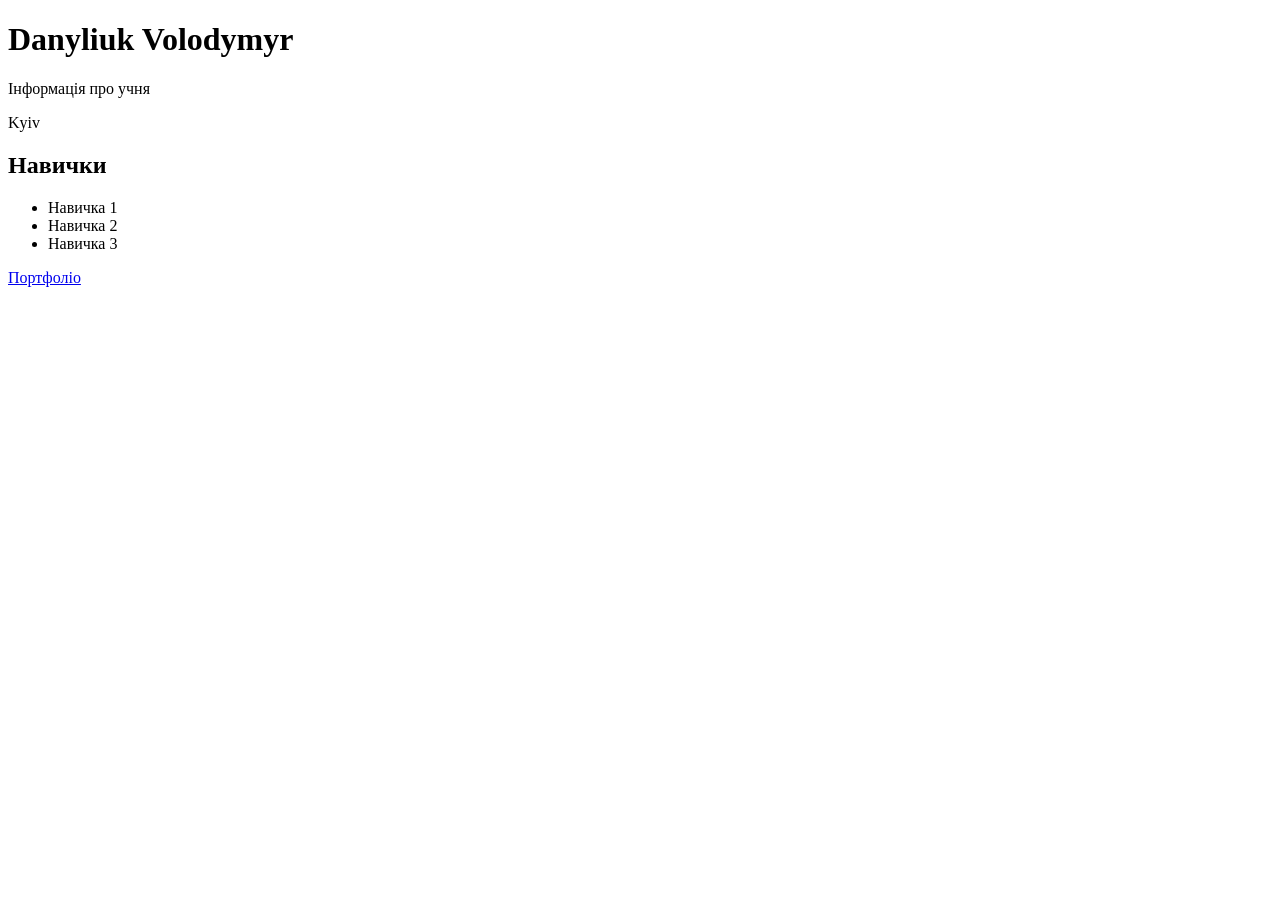
<file: pair10/index.html>
<!DOCTYPE html>
<html lang="en">
<head>
    <meta charset="UTF-8">
    <title>Title</title>
</head>
<body>
<main class="profile">
    <h1 id="profile-name">Ім'я про учня</h1>
    <p class="profile-role">Інформація про учня</p>
    <p id="profile-city">Місто не вказано</p>
    <h2>Навички</h2>
    <ul id="profile-skills">
        <li class="skills">Навичка 1</li>
        <li class="skills">Навичка 2</li>
        <li class="skills">Навичка 3</li>
    </ul>
    <a href="#" id="profile-link">Портфоліо</a>
</main>


<script src="script.js"></script>
</body>
</html>
</file>
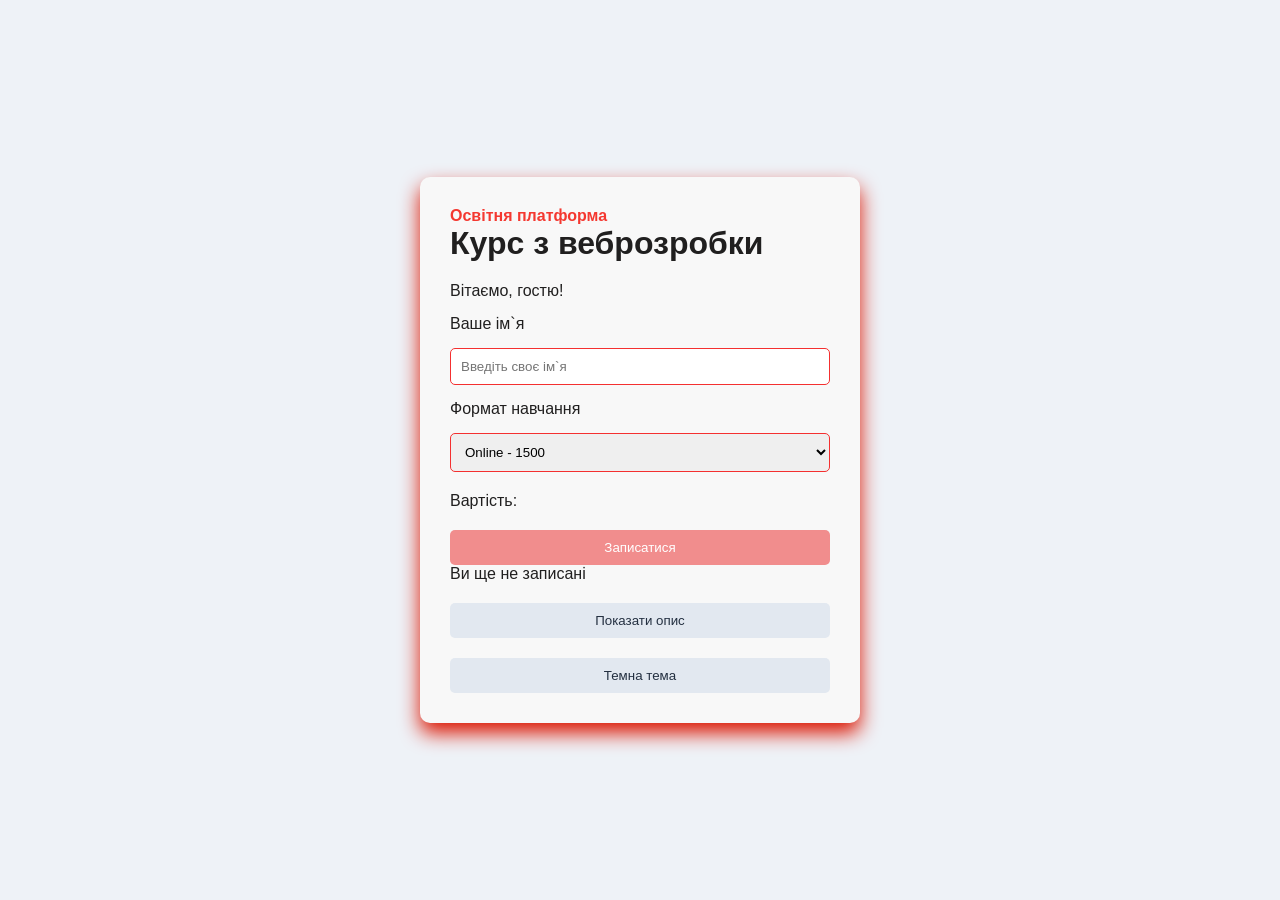
<file: pair11/index.html>
<!DOCTYPE html>
<html lang="en">
<head>
    <meta charset="UTF-8">
    <title>Title</title>
    <link rel="stylesheet" href="style.css">
</head>
<body>
<main class="course-card" id="card">
    <p class="tag">Освітня платформа</p>
    <h1>Курс з веброзробки</h1>
    <p id="welcome">Вітаємо, гостю!</p>


    <label for="studentName">Ваше ім`я</label>
    <input id="studentName" type="text" placeholder="Введіть своє ім`я">

    <label for="format">Формат навчання</label>
    <select id="format">
        <option value="1500">Online - 1500</option>
        <option value="2000">Offline - 2000</option>
    </select>
    <p class="cost">Вартість: <strong id="strong"></strong></p>
    <button id="enrollBtn">Записатися</button>
    <p id="status">Ви ще не записані</p>

    <button id="detailsBtn" class="secondary">Показати опис</button>

    <p class="hidden" id="details">Практичний курс з вебпрограмування</p>

    <button id="themeBtn" class="secondary">Темна тема</button>
</main>

<script src="./script.js"></script>
</body>
</html>
</file>
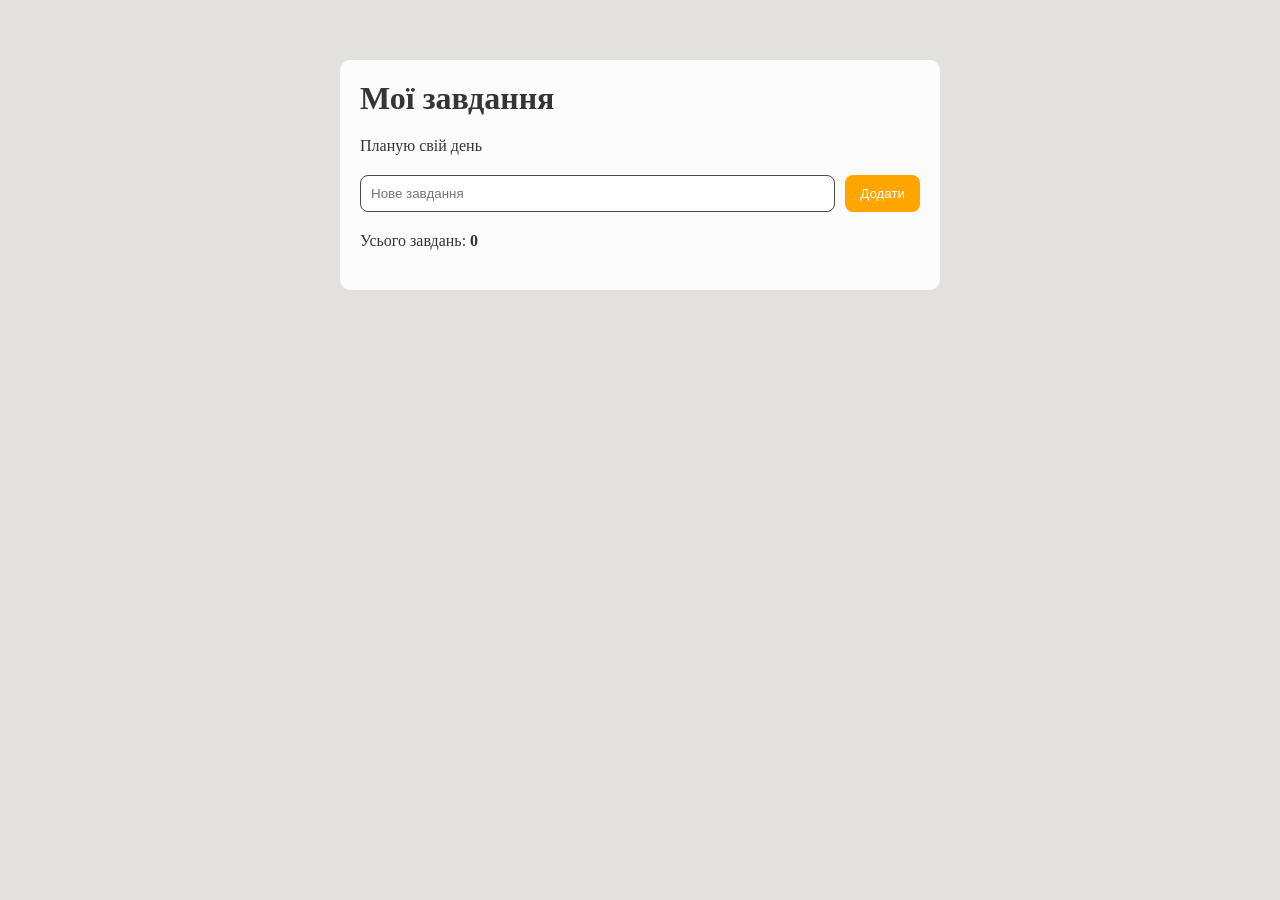
<file: pair12/index.html>
<!DOCTYPE html>
<html lang="en">
<head>
    <meta charset="UTF-8">
    <title>Title</title>
  <link rel="stylesheet" href="style.css">
</head>
<body>
<main class="app">
  <h1>Мої завдання</h1>
  <p>Планую свій день</p>
<div class="form-row">
  <input id="taskInput" type="text" placeholder="Нове завдання">
  <button id="addButton" type="button">Додати</button>
</div>

  <p>Усього завдань: <strong id="taskCounter">0</strong></p>
  <ul id="taskList"></ul>

</main>

<script src="script.js" defer></script>
</body>
</html>
</file>
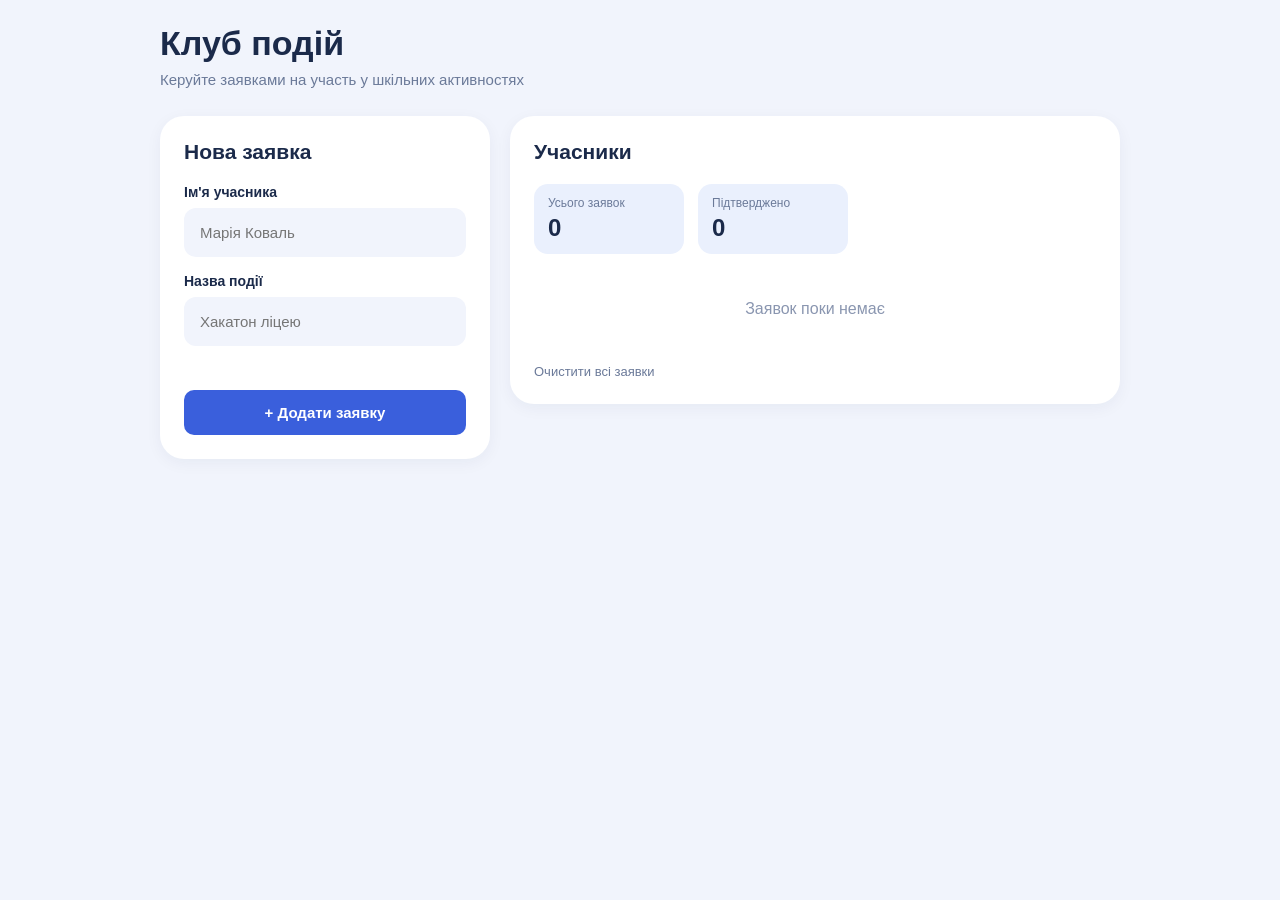
<file: pair13/index.html>
<!DOCTYPE html>
<html lang="uk">
<head>
  <meta charset="UTF-8">
  <meta name="viewport" content="width=device-width, initial-scale=1.0">
  <title>Клуб подій</title>
  <link rel="stylesheet" href="style.css">
</head>
<body>
  <div class="page">
    <header class="header">
      <h1>Клуб подій</h1>
      <p>Керуйте заявками на участь у шкільних активностях</p>
    </header>

    <main class="layout">
      <section class="panel form-panel">
        <h2>Нова заявка</h2>
        <form id="requestForm" novalidate>
          <label for="nameInput">Ім'я учасника</label>
          <input type="text" id="nameInput" placeholder="Марія Коваль" autocomplete="off">

          <label for="eventInput">Назва події</label>
          <input type="text" id="eventInput" placeholder="Хакатон ліцею" autocomplete="off">

          <p id="errorMessage" class="error" role="alert"></p>

          <button type="submit" class="btn-primary">+ Додати заявку</button>
        </form>
      </section>

      <section class="panel list-panel">
        <h2>Учасники</h2>

        <div class="stats">
          <div class="stat">
            <span class="stat-label">Усього заявок</span>
            <strong id="totalCount">0</strong>
          </div>
          <div class="stat">
            <span class="stat-label">Підтверджено</span>
            <strong id="confirmedCount">0</strong>
          </div>
        </div>

        <p id="emptyMessage" class="empty">Заявок поки немає</p>
        <div id="requestList" class="request-list"></div>

        <button type="button" id="clearAllBtn" class="btn-link">Очистити всі заявки</button>
      </section>
    </main>
  </div>

  <script src="script.js"></script>
</body>
</html>
</file>
<file: pair11/style.css>
*{
    box-sizing: border-box;
    margin: 0;
    padding: 0;
}
body{
    min-height: 100vh;
    display: flex;
    flex-direction: column;
    align-items: center;
    justify-content: center;
    font-family: 'Montserrat', sans-serif;
    background: #eef2f7;
    color: #201f1f;
}
.course-card{
    width: min(440px, 90vh);
    padding: 30px;
    background: #f8f8f8;
    border-radius: 10px;
    box-shadow: 0 10px 20px rgba(220,21,0,21.65);
}
.tag{
    font-weight: bold;
    color: #f43830;
}
label{
    display: block;
    margin: 15px 0;
}
input, select, button{
    width: 100%;
    padding: 10px;
    border-radius: 5px;
}
input, select{
    border: 1px solid #f43030;
}
button{
    margin-top: 20px;
    border: none;
    background: #f18d8d;
    color: #fff;
    cursor: pointer;
}
.secondary{
    background: #e2e8f0;
    color: #243041;
}
.hidden{
    display: none;
}
.success{
    font-weight: bold;
    color: #e42a2a;
}
.dark{
    background: #1e293b;
    color: #eaeaea;
}
.dark, .success{
    background: #475569;
    color: #ffffff;
}
#welcome{
    margin-top: 20px;
}
#welcome, .cost{
    margin-top: 20px;
}
</file>
<file: pair12/style.css>
*{
    box-sizing: border-box;
    margin: 0;
    padding: 0;
    text-decoration: none;
    list-style: none;
}
body{
    background: #e3e0e0;
    color: #353535
}
.app{
    max-width: 600px;
    margin: 60px auto;
    padding: 20px;
    background: #fbfbfb;
    border-radius: 10px;
    display: flex;
    flex-direction: column;
    row-gap: 20px;
}
.form-row{
    display: flex;
    gap: 10px;
}
input{
    flex: 1;
    min-width: 0;
    padding: 10px;
    border-radius: 8px;
    border: 1px solid #4a4a4a;
}
button{
    padding: 10px 15px;
    border: none;
    border-radius: 8px;
    background: orange;
    color: #fff;
    cursor: pointer;
}


.task{
    display: flex;
    align-items: center;
    gap: 10px;
    padding: 10px 0;
    border-bottom: 1px solid #4a4a4a;
}
.task-text{
    flex: 1;
    overflow-wrap: anywhere;
}
.task.done .task-text{
    text-decoration: line-through;
    color: #66e657;
}
.edit-btn{
    background: #b17d1c;
}
.delete-btn{
    background: #e74c3c;
}
</file>
<file: pair13/style.css>
* { box-sizing: border-box; margin: 0; padding: 0; }

body {
  font-family: "Segoe UI", Arial, sans-serif;
  background: #f1f4fc;
  color: #1b2a4a;
}

.page { max-width: 1000px; margin: 0 auto; padding: 24px 20px 40px; }

.header h1 { font-size: 34px; margin-bottom: 8px; }
.header p { color: #6b7a99; font-size: 15px; margin-bottom: 28px; }

.layout {
  display: grid;
  grid-template-columns: 330px 1fr;
  gap: 20px;
  align-items: start;
}

.panel {
  background: #fff;
  border-radius: 24px;
  padding: 24px;
  box-shadow: 0 4px 16px rgba(27, 42, 74, 0.05);
}
.panel h2 { font-size: 21px; margin-bottom: 20px; }

/* Форма */
label { display: block; font-weight: 700; font-size: 14px; margin: 16px 0 8px; }

input {
  width: 100%;
  padding: 14px;
  border: 2px solid transparent;
  border-radius: 12px;
  background: #f1f4fc;
  font-size: 15px;
  color: #1b2a4a;
  transition: border-color 0.2s, background 0.2s;
}
input:focus { outline: none; border-color: #3a5fdc; background: #fff; }
input.invalid { border-color: #d64545; }

.error { min-height: 20px; margin: 12px 0; color: #c0392b; font-size: 13px; }

button { font-family: inherit; cursor: pointer; border: none; transition: all 0.2s; }

.btn-primary {
  width: 100%;
  padding: 14px;
  border-radius: 10px;
  background: #3a5fdc;
  color: #fff;
  font-size: 15px;
  font-weight: 700;
}
.btn-primary:hover { background: #2849c0; transform: translateY(-2px); box-shadow: 0 6px 14px rgba(58, 95, 220, 0.3); }

/* Показники */
.stats { display: flex; gap: 14px; flex-wrap: wrap; margin-bottom: 18px; }
.stat { background: #eaf0fd; border-radius: 14px; padding: 12px 14px; min-width: 150px; }
.stat-label { display: block; font-size: 12px; color: #6b7a99; margin-bottom: 4px; }
.stat strong { font-size: 24px; }

/* Список */
.request-list { display: flex; flex-direction: column; gap: 10px; }

.empty { text-align: center; color: #8a96b0; padding: 28px 0; }
.empty.hidden { display: none; }

.card {
  display: flex;
  justify-content: space-between;
  align-items: center;
  gap: 12px;
  padding: 12px 14px;
  border: 2px solid #dbe4f3;
  border-radius: 12px;
  background: #fff;
  transition: background 0.2s, border-color 0.2s;
}
.card.confirmed { background: #f2fbf6; border-color: #a9e2c1; }

.card-name { font-weight: 700; font-size: 15px; }
.card-event { font-size: 13px; color: #6b7a99; margin: 4px 0 6px; }

.badge { display: inline-block; padding: 5px 12px; border-radius: 10px; font-size: 12px; }
.badge.pending { background: #ffefd6; color: #a8631a; }
.badge.confirmed { background: #d5f5e3; color: #1e7a45; }

.card-actions { display: flex; gap: 8px; }
.card-actions button { padding: 9px 14px; border-radius: 8px; font-size: 12px; }

.btn-confirm { background: #eaf0fd; color: #3a5fdc; }
.btn-confirm:hover { background: #3a5fdc; color: #fff; transform: translateY(-2px); }
.btn-delete { background: #ffecea; color: #c0392b; }
.btn-delete:hover { background: #d64545; color: #fff; transform: translateY(-2px); }

.btn-link {
  margin-top: 18px;
  background: none;
  color: #6b7a99;
  font-size: 13px;
}
.btn-link:hover { color: #d64545; text-decoration: underline; }

@media (max-width: 760px) {
  .layout { grid-template-columns: 1fr; }
  .card { flex-direction: column; align-items: flex-start; }
}
</file>
